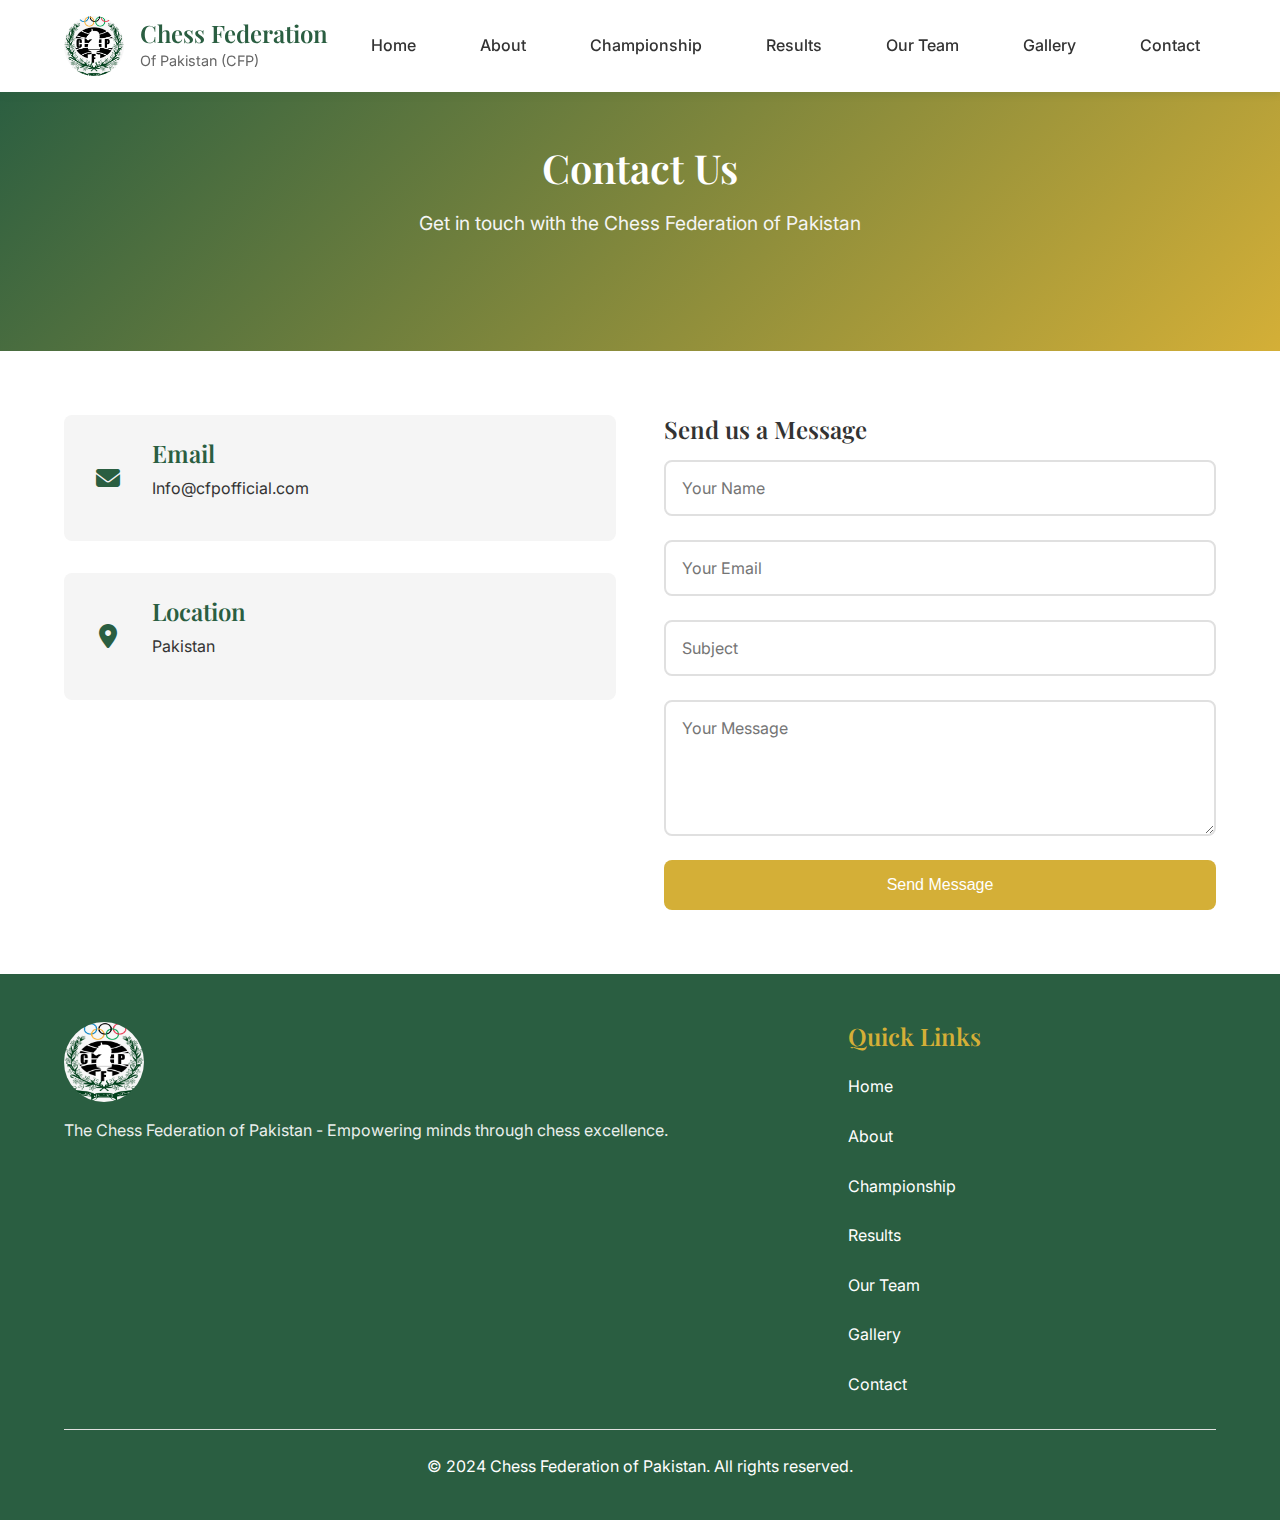
<file: contact.html>
<!DOCTYPE html>
<html lang="en">

<head>
    <meta charset="UTF-8">
    <meta name="viewport" content="width=device-width, initial-scale=1.0">
    <title>Contact Us - Chess Federation of Pakistan (CFP)</title>
    <meta name="description" content="Contact the Chess Federation of Pakistan for inquiries and support">
    <meta name="keywords" content="chess, Pakistan, federation, contact, support">

    <!-- Favicon -->
    <link rel="icon" type="image/x-icon" href="images/favicon.ico">
    <link rel="apple-touch-icon" sizes="180x180" href="images/apple-touch-icon.png">

    <!-- CSS -->
    <link rel="stylesheet" href="css/styles.css">

    <!-- Fonts -->
    <link rel="preconnect" href="https://fonts.googleapis.com">
    <link rel="preconnect" href="https://fonts.gstatic.com" crossorigin>
    <link
        href="https://fonts.googleapis.com/css2?family=Inter:wght@300;400;500;600;700&family=Playfair+Display:wght@400;500;600;700&display=swap"
        rel="stylesheet">

    <!-- Font Awesome for icons -->
    <link rel="stylesheet" href="https://cdnjs.cloudflare.com/ajax/libs/font-awesome/6.4.0/css/all.min.css">
</head>

<body>
    <!-- Header -->
    <header class="header">
        <nav class="navbar">
            <div class="container">
                <div class="nav-brand">
                    <a href="index.html" class="logo">
                        <img src="images/logo-chess.jpg" alt="CFP Logo" class="logo-img">
                        <div class="logo-text">
                            <h1>Chess Federation</h1>
                            <span>Of Pakistan (CFP)</span>
                        </div>
                    </a>
                </div>

                <div class="nav-menu" id="nav-menu">
                    <ul class="nav-list">
                        <li class="nav-item">
                            <a href="index.html" class="nav-link">Home</a>
                        </li>
                        <li class="nav-item">
                            <a href="index.html#about" class="nav-link">About</a>
                        </li>
                        <li class="nav-item">
                            <a href="index.html#championship" class="nav-link">Championship</a>
                        </li>
                        <li class="nav-item">
                            <a href="index.html#results" class="nav-link">Results</a>
                        </li>
                        <li class="nav-item">
                            <a href="team.html" class="nav-link">Our Team</a>
                        </li>
                        <li class="nav-item">
                            <a href="gallery.html" class="nav-link">Gallery</a>
                        </li>
                        <li class="nav-item">
                            <a href="contact.html" class="nav-link active">Contact</a>
                        </li>
                    </ul>
                </div>

                <div class="nav-toggle" id="nav-toggle">
                    <span class="bar"></span>
                    <span class="bar"></span>
                    <span class="bar"></span>
                </div>
            </div>
        </nav>
    </header>

    <!-- Main Content -->
    <main>
        <!-- Contact Hero Section -->
        <section class="contact-hero">
            <div class="container">
                <div class="section-header">
                    <h1 class="section-title">Contact Us</h1>
                    <p class="section-subtitle">Get in touch with the Chess Federation of Pakistan</p>
                </div>
            </div>
        </section>

        <!-- Contact Section -->
        <section class="contact">
            <div class="container">
                <div class="contact-content">
                    <div class="contact-info">
                        <div class="contact-item">
                            <i class="fas fa-envelope"></i>
                            <div>
                                <h3>Email</h3>
                                <p>Info@cfpofficial.com</p>
                            </div>
                        </div>
                        <div class="contact-item">
                            <i class="fas fa-map-marker-alt"></i>
                            <div>
                                <h3>Location</h3>
                                <p>Pakistan</p>
                            </div>
                        </div>
                    </div>
                    <div class="contact-form">
                        <h3>Send us a Message</h3>
                        <form class="form">
                            <div class="form-group">
                                <input type="text" id="name" name="name" placeholder="Your Name" required>
                            </div>
                            <div class="form-group">
                                <input type="email" id="email" name="email" placeholder="Your Email" required>
                            </div>
                            <div class="form-group">
                                <input type="text" id="subject" name="subject" placeholder="Subject" required>
                            </div>
                            <div class="form-group">
                                <textarea id="message" name="message" placeholder="Your Message" rows="5"
                                    required></textarea>
                            </div>
                            <button type="submit" class="btn btn-primary">Send Message</button>
                        </form>
                    </div>
                </div>
            </div>
        </section>
    </main>

    <!-- Footer -->
    <footer class="footer">
        <div class="container">
            <div class="footer-content">
                <div class="footer-brand">
                    <img src="images/logo-chess.jpg" alt="CFP Logo" class="footer-logo">
                    <p>The Chess Federation of Pakistan - Empowering minds through chess excellence.</p>
                </div>
                <div class="footer-links">
                    <h3>Quick Links</h3>
                    <ul>
                        <li><a href="index.html">Home</a></li>
                        <li><a href="index.html#about">About</a></li>
                        <li><a href="index.html#championship">Championship</a></li>
                        <li><a href="index.html#results">Results</a></li>
                        <li><a href="team.html">Our Team</a></li>
                        <li><a href="gallery.html">Gallery</a></li>
                        <li><a href="contact.html">Contact</a></li>
                    </ul>
                </div>

            </div>
            <div class="footer-bottom">
                <p>&copy; 2024 Chess Federation of Pakistan. All rights reserved.</p>
            </div>
        </div>
    </footer>

    <!-- JavaScript -->
    <script src="js/main.js"></script>
</body>

</html>
</file>
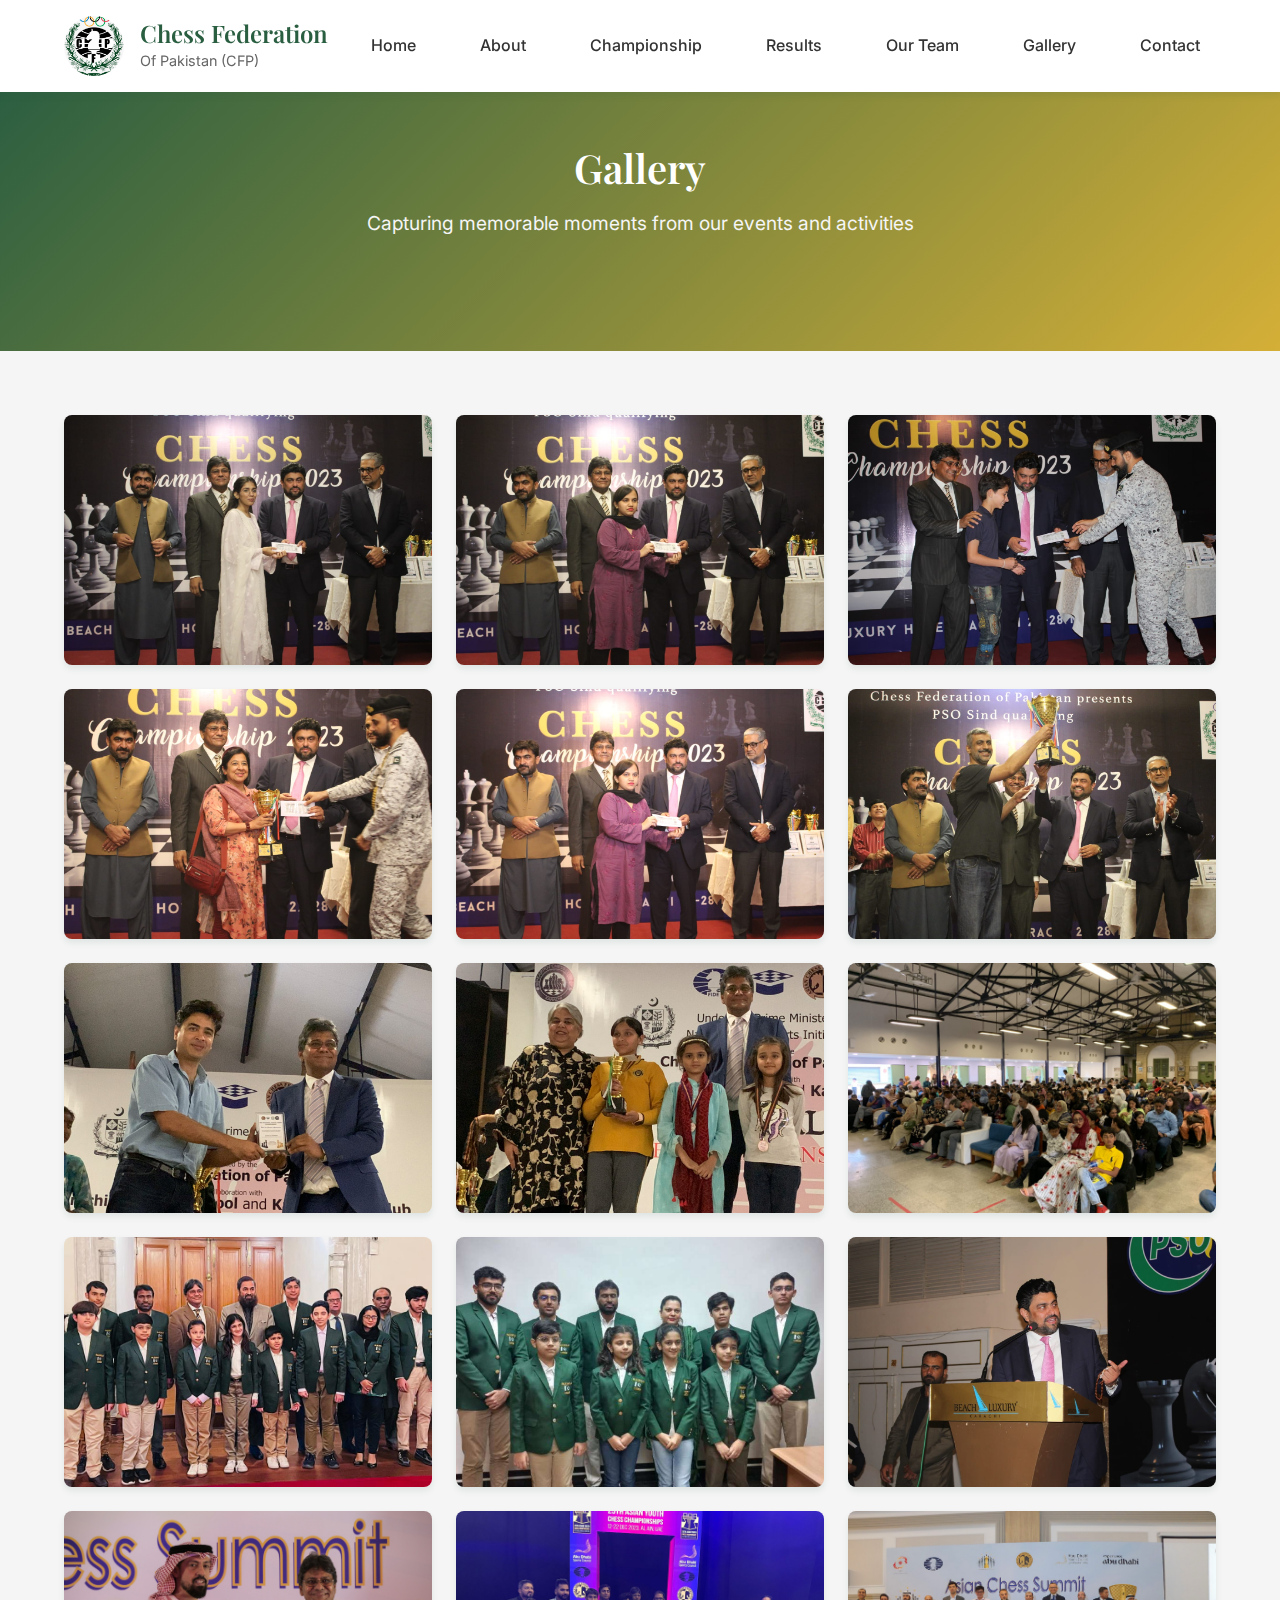
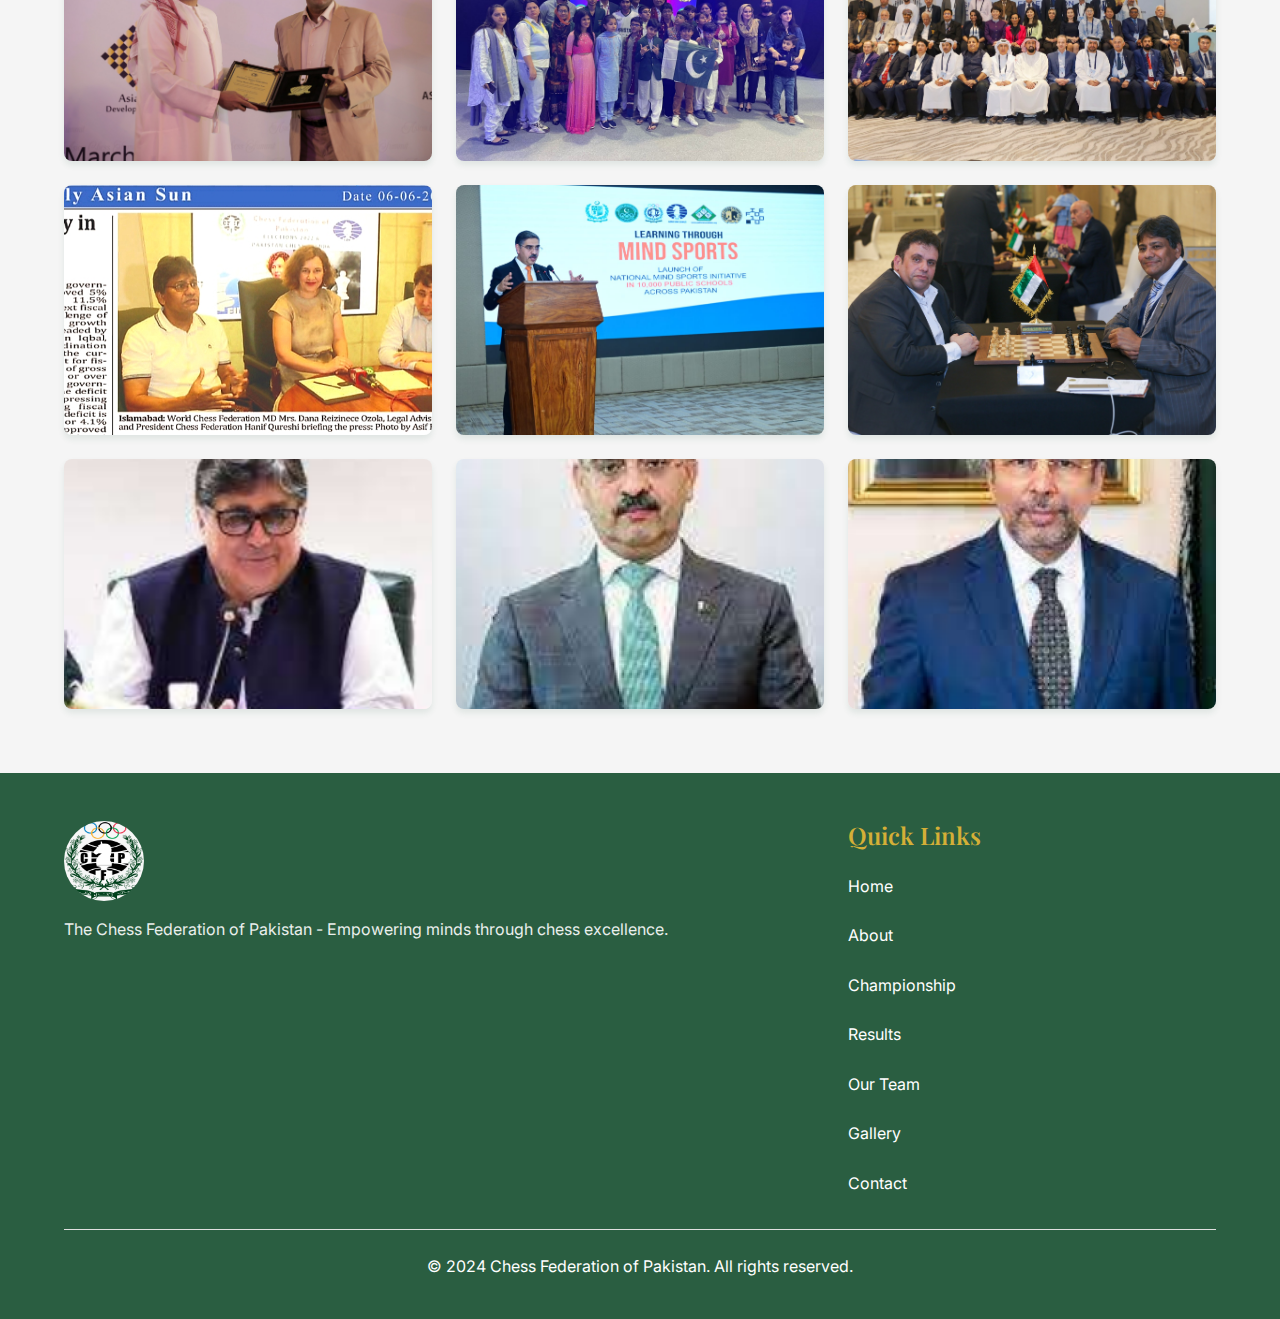
<file: gallery.html>
<!DOCTYPE html>
<html lang="en">

<head>
    <meta charset="UTF-8">
    <meta name="viewport" content="width=device-width, initial-scale=1.0">
    <title>Gallery - Chess Federation of Pakistan (CFP)</title>
    <meta name="description" content="Gallery of events and activities from the Chess Federation of Pakistan">
    <meta name="keywords" content="chess, Pakistan, federation, gallery, events, photos">

    <!-- Favicon -->
    <link rel="icon" type="image/x-icon" href="images/favicon.ico">
    <link rel="apple-touch-icon" sizes="180x180" href="images/apple-touch-icon.png">

    <!-- CSS -->
    <link rel="stylesheet" href="css/styles.css">

    <!-- Fonts -->
    <link rel="preconnect" href="https://fonts.googleapis.com">
    <link rel="preconnect" href="https://fonts.gstatic.com" crossorigin>
    <link
        href="https://fonts.googleapis.com/css2?family=Inter:wght@300;400;500;600;700&family=Playfair+Display:wght@400;500;600;700&display=swap"
        rel="stylesheet">

    <!-- Font Awesome for icons -->
    <link rel="stylesheet" href="https://cdnjs.cloudflare.com/ajax/libs/font-awesome/6.4.0/css/all.min.css">
</head>

<body>
    <!-- Header -->
    <header class="header">
        <nav class="navbar">
            <div class="container">
                <div class="nav-brand">
                    <a href="index.html" class="logo">
                        <img src="images/logo-chess.jpg" alt="CFP Logo" class="logo-img">
                        <div class="logo-text">
                            <h1>Chess Federation</h1>
                            <span>Of Pakistan (CFP)</span>
                        </div>
                    </a>
                </div>

                <div class="nav-menu" id="nav-menu">
                    <ul class="nav-list">
                        <li class="nav-item">
                            <a href="index.html" class="nav-link">Home</a>
                        </li>
                        <li class="nav-item">
                            <a href="index.html#about" class="nav-link">About</a>
                        </li>
                        <li class="nav-item">
                            <a href="index.html#championship" class="nav-link">Championship</a>
                        </li>
                        <li class="nav-item">
                            <a href="index.html#results" class="nav-link">Results</a>
                        </li>
                        <li class="nav-item">
                            <a href="team.html" class="nav-link">Our Team</a>
                        </li>
                        <li class="nav-item">
                            <a href="gallery.html" class="nav-link active">Gallery</a>
                        </li>
                        <li class="nav-item">
                            <a href="contact.html" class="nav-link">Contact</a>
                        </li>
                    </ul>
                </div>

                <div class="nav-toggle" id="nav-toggle">
                    <span class="bar"></span>
                    <span class="bar"></span>
                    <span class="bar"></span>
                </div>
            </div>
        </nav>
    </header>

    <!-- Main Content -->
    <main>
        <!-- Gallery Hero Section -->
        <section class="gallery-hero">
            <div class="container">
                <div class="section-header">
                    <h1 class="section-title">Gallery</h1>
                    <p class="section-subtitle">Capturing memorable moments from our events and activities</p>
                </div>
            </div>
        </section>

        <!-- Gallery Section -->
        <section class="gallery">
            <div class="container">
                <div class="gallery-grid">
                    <div class="gallery-item">
                        <img src="images/gallery-images/IMG-20240127-WA0035.jpg" alt="Chess Event" class="gallery-img">
                    </div>
                    <div class="gallery-item">
                        <img src="images/gallery-images/IMG-20240127-WA0036.jpg" alt="Chess Event" class="gallery-img">
                    </div>
                    <div class="gallery-item">
                        <img src="images/gallery-images/IMG-20240127-WA0037.jpg" alt="Chess Event" class="gallery-img">
                    </div>
                    <div class="gallery-item">
                        <img src="images/gallery-images/IMG-20240127-WA0032.jpg" alt="Chess Event" class="gallery-img">
                    </div>
                    <div class="gallery-item">
                        <img src="images/gallery-images/IMG-20240127-WA0034.jpg" alt="Chess Event" class="gallery-img">
                    </div>
                    <div class="gallery-item">
                        <img src="images/gallery-images/IMG-20240127-WA0028.jpg" alt="Chess Event" class="gallery-img">
                    </div>
                    <div class="gallery-item">
                        <img src="images/one.jpeg" alt="Chess Event" class="gallery-img">
                    </div>
                    <div class="gallery-item">
                        <img src="images/another.jpeg" alt="Chess Event" class="gallery-img">
                    </div>
                    <div class="gallery-item">
                        <img src="images/WhatsApp-Image-2025-02-25-at-1.10.36-PM.jpeg" alt="Chess Event"
                            class="gallery-img">
                    </div>
                    <div class="gallery-item">
                        <img src="images/social-and-behavioural-impact.jpeg" alt="Social and Behavioural Impact"
                            class="gallery-img">
                    </div>
                    <div class="gallery-item">
                        <img src="images/Educational-Benefits.jpeg" alt="Educational Benefits" class="gallery-img">
                    </div>
                    <div class="gallery-item">
                        <img src="images/education-and-impact-measurement.jpeg" alt="Education and Impact Measurement"
                            class="gallery-img">
                    </div>
                    <div class="gallery-item">
                        <img src="images/section-below-evaluation/sheikh-sultan.jpg" alt="Sheikh Sultan"
                            class="gallery-img">
                    </div>
                    <div class="gallery-item">
                        <img src="images/section-below-evaluation/25th-asian.jpeg"
                            alt="25th Asian Youth Chess Championship" class="gallery-img">
                    </div>
                    <div class="gallery-item">
                        <img src="images/section-below-evaluation/Abu-Dhabi-Chess-Summit.jpeg"
                            alt="Abu Dhabi Chess Summit" class="gallery-img">
                    </div>
                    <div class="gallery-item">
                        <img src="images/section-below-evaluation/mrs-dana.jpeg" alt="Mrs. Dana Reizinece Ozola"
                            class="gallery-img">
                    </div>
                    <div class="gallery-item">
                        <img src="images/section-below-evaluation/fromer-pm-spearheads.jpeg"
                            alt="Former PM Spearheads Mind Games" class="gallery-img">
                    </div>
                    <div class="gallery-item">
                        <img src="images/section-below-evaluation/sami-khader.jpg" alt="Sami Khader"
                            class="gallery-img">
                    </div>
                    <div class="gallery-item">
                        <img src="images/patronage/Fawad-hassan.png" alt="H.E Mr. Fawad Hasan Fawad"
                            class="gallery-img">
                    </div>
                    <div class="gallery-item">
                        <img src="images/patronage/Anwar-ul-haq.png" alt="H.E Mr. Anwar Ul Haq Kakar"
                            class="gallery-img">
                    </div>
                    <div class="gallery-item">
                        <img src="images/patronage/Jauhar-saleem.png" alt="H.E Mr. Jauhar Saleem" class="gallery-img">
                    </div>
                </div>
            </div>
        </section>
    </main>

    <!-- Footer -->
    <footer class="footer">
        <div class="container">
            <div class="footer-content">
                <div class="footer-brand">
                    <img src="images/logo-chess.jpg" alt="CFP Logo" class="footer-logo">
                    <p>The Chess Federation of Pakistan - Empowering minds through chess excellence.</p>
                </div>
                <div class="footer-links">
                    <h3>Quick Links</h3>
                    <ul>
                        <li><a href="index.html">Home</a></li>
                        <li><a href="index.html#about">About</a></li>
                        <li><a href="index.html#championship">Championship</a></li>
                        <li><a href="index.html#results">Results</a></li>
                        <li><a href="team.html">Our Team</a></li>
                        <li><a href="gallery.html">Gallery</a></li>
                        <li><a href="contact.html">Contact</a></li>
                    </ul>
                </div>

            </div>
            <div class="footer-bottom">
                <p>&copy; 2024 Chess Federation of Pakistan. All rights reserved.</p>
            </div>
        </div>
    </footer>

    <!-- JavaScript -->
    <script src="js/main.js"></script>
</body>

</html>
</file>
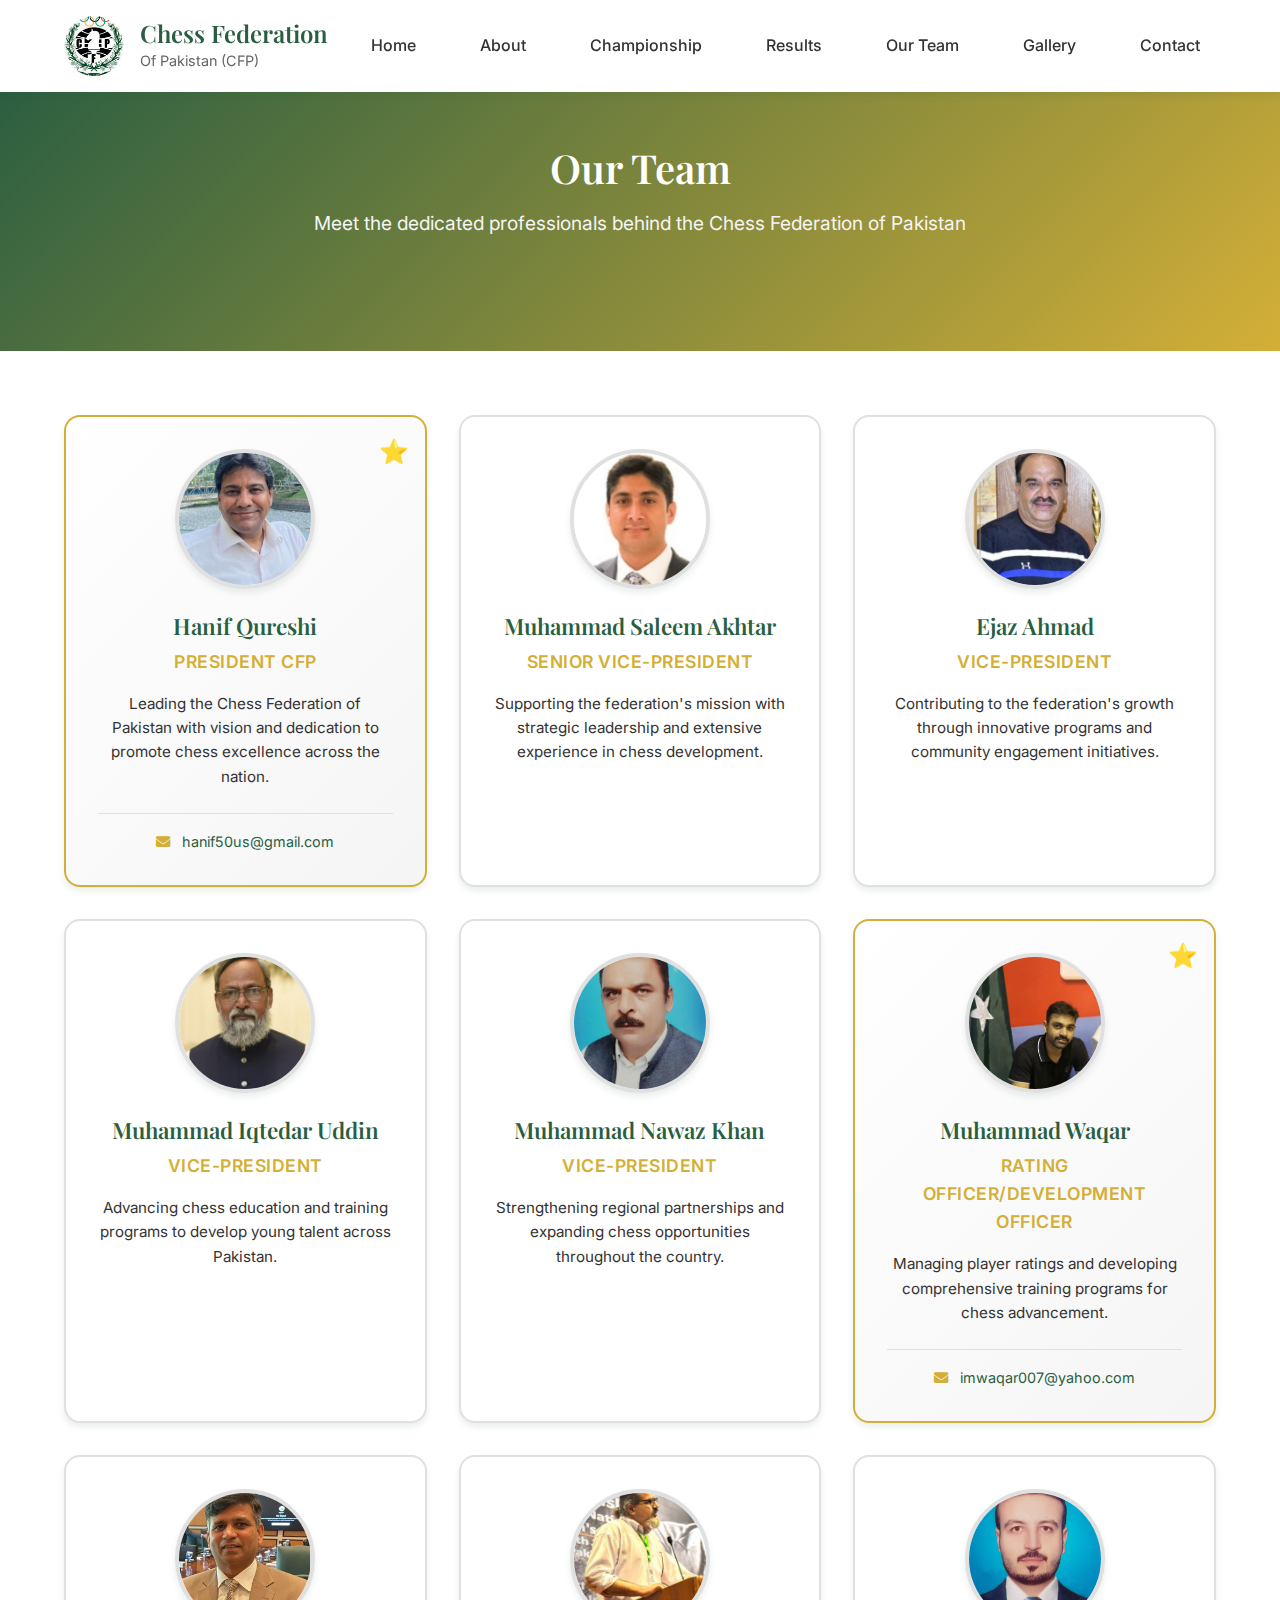
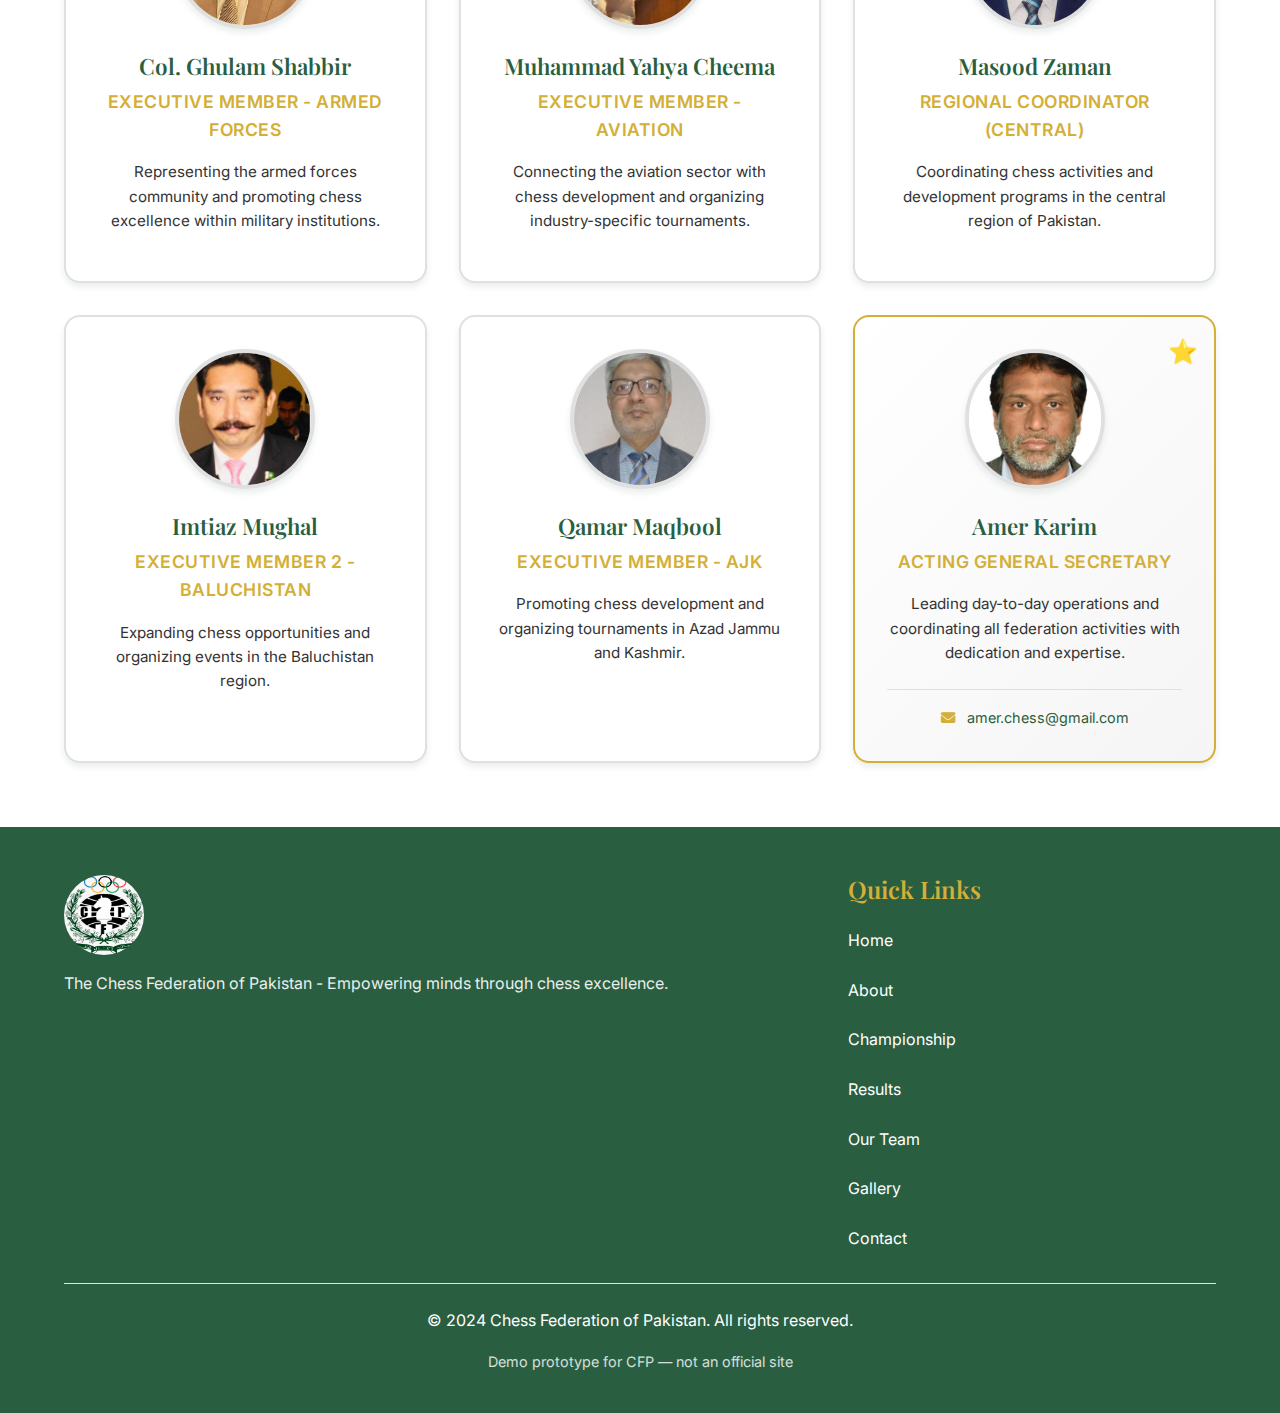
<file: team.html>
<!DOCTYPE html>
<html lang="en">

<head>
    <meta charset="UTF-8">
    <meta name="viewport" content="width=device-width, initial-scale=1.0">
    <title>Our Team - Chess Federation of Pakistan (CFP)</title>
    <meta name="description" content="Meet the dedicated team behind the Chess Federation of Pakistan">
    <meta name="keywords" content="chess, Pakistan, federation, team, leadership, Hanif Qureshi, Amer Karim">

    <!-- Favicon -->
    <link rel="icon" type="image/x-icon" href="images/favicon.ico">
    <link rel="apple-touch-icon" sizes="180x180" href="images/apple-touch-icon.png">

    <!-- CSS -->
    <link rel="stylesheet" href="css/styles.css">

    <!-- Fonts -->
    <link rel="preconnect" href="https://fonts.googleapis.com">
    <link rel="preconnect" href="https://fonts.gstatic.com" crossorigin>
    <link
        href="https://fonts.googleapis.com/css2?family=Inter:wght@300;400;500;600;700&family=Playfair+Display:wght@400;500;600;700&display=swap"
        rel="stylesheet">

    <!-- Font Awesome for icons -->
    <link rel="stylesheet" href="https://cdnjs.cloudflare.com/ajax/libs/font-awesome/6.4.0/css/all.min.css">
</head>

<body>
    <!-- Header -->
    <header class="header">
        <nav class="navbar">
            <div class="container">
                <div class="nav-brand">
                    <a href="index.html" class="logo">
                        <img src="images/logo-chess.jpg" alt="CFP Logo" class="logo-img">
                        <div class="logo-text">
                            <h1>Chess Federation</h1>
                            <span>Of Pakistan (CFP)</span>
                        </div>
                    </a>
                </div>

                <div class="nav-menu" id="nav-menu">
                    <ul class="nav-list">
                        <li class="nav-item">
                            <a href="index.html" class="nav-link">Home</a>
                        </li>
                        <li class="nav-item">
                            <a href="index.html#about" class="nav-link">About</a>
                        </li>
                        <li class="nav-item">
                            <a href="index.html#championship" class="nav-link">Championship</a>
                        </li>
                        <li class="nav-item">
                            <a href="index.html#results" class="nav-link">Results</a>
                        </li>
                        <li class="nav-item">
                            <a href="team.html" class="nav-link active">Our Team</a>
                        </li>
                        <li class="nav-item">
                            <a href="gallery.html" class="nav-link">Gallery</a>
                        </li>
                        <li class="nav-item">
                            <a href="contact.html" class="nav-link">Contact</a>
                        </li>
                    </ul>
                </div>

                <div class="nav-toggle" id="nav-toggle">
                    <span class="bar"></span>
                    <span class="bar"></span>
                    <span class="bar"></span>
                </div>
            </div>
        </nav>
    </header>

    <!-- Main Content -->
    <main>
        <!-- Team Hero Section -->
        <section class="team-hero">
            <div class="container">
                <div class="section-header">
                    <h1 class="section-title">Our Team</h1>
                    <p class="section-subtitle">Meet the dedicated professionals behind the Chess Federation of Pakistan
                    </p>
                </div>
            </div>
        </section>

        <!-- Team Section -->
        <section class="team">
            <div class="container">
                <div class="team-grid">
                    <!-- President -->
                    <div class="team-member featured">
                        <div class="member-photo">
                            <img src="images/team-images/hanif.jpeg" alt="Hanif Qureshi" class="member-img">
                        </div>
                        <div class="member-info">
                            <h3 class="member-name">Hanif Qureshi</h3>
                            <p class="member-role">President CFP</p>
                            <p class="member-description">Leading the Chess Federation of Pakistan with vision and
                                dedication to promote chess excellence across the nation.</p>
                            <div class="member-contact">
                                <p><i class="fas fa-envelope"></i> hanif50us@gmail.com</p>
                            </div>
                        </div>
                    </div>

                    <!-- Senior Vice-President -->
                    <div class="team-member">
                        <div class="member-photo">
                            <img src="images/team-images/Muhammad-Saleem-Akhtar-qj1grbr2eaw7s8r1w8i9eo3kctea58v05bx8iu7ck8.jpeg"
                                alt="Muhammad Saleem Akhtar" class="member-img">
                        </div>
                        <div class="member-info">
                            <h3 class="member-name">Muhammad Saleem Akhtar</h3>
                            <p class="member-role">Senior Vice-President</p>
                            <p class="member-description">Supporting the federation's mission with strategic leadership
                                and extensive experience in chess development.</p>
                        </div>
                    </div>

                    <!-- Vice-President -->
                    <div class="team-member">
                        <div class="member-photo">
                            <img src="images/team-images/ijaaz-ahmed--qjexp870c5g1du6c0id5j88lslmgjfiodx3kpt7788.jpg"
                                alt="Ejaz Ahmad" class="member-img">
                        </div>
                        <div class="member-info">
                            <h3 class="member-name">Ejaz Ahmad</h3>
                            <p class="member-role">Vice-President</p>
                            <p class="member-description">Contributing to the federation's growth through innovative
                                programs and community engagement initiatives.</p>
                        </div>
                    </div>

                    <!-- Vice-President -->
                    <div class="team-member">
                        <div class="member-photo">
                            <img src="images/team-images/Muhammad-Iqtedar-Uddin-qj1grbr2eaw7s8r1w8i9eo3kctea58v05bx8iu7ck8.jpeg"
                                alt="Muhammad Iqtedar Uddin" class="member-img">
                        </div>
                        <div class="member-info">
                            <h3 class="member-name">Muhammad Iqtedar Uddin</h3>
                            <p class="member-role">Vice-President</p>
                            <p class="member-description">Advancing chess education and training programs to develop
                                young talent across Pakistan.</p>
                        </div>
                    </div>

                    <!-- Vice-President -->
                    <div class="team-member">
                        <div class="member-photo">
                            <img src="images/team-images/Muhammad-Nawaz-Khan-qj1grbr2eaw7s8r1w8i9eo3kctea58v05bx8iu7ck8.jpeg"
                                alt="Muhammad Nawaz Khan" class="member-img">
                        </div>
                        <div class="member-info">
                            <h3 class="member-name">Muhammad Nawaz Khan</h3>
                            <p class="member-role">Vice-President</p>
                            <p class="member-description">Strengthening regional partnerships and expanding chess
                                opportunities throughout the country.</p>
                        </div>
                    </div>

                    <!-- Rating Officer/Development Officer -->
                    <div class="team-member featured">
                        <div class="member-photo">
                            <img src="images/team-images/Waqar.jpeg" alt="Muhammad Waqar" class="member-img">
                        </div>
                        <div class="member-info">
                            <h3 class="member-name">Muhammad Waqar</h3>
                            <p class="member-role">Rating Officer/Development Officer</p>
                            <p class="member-description">Managing player ratings and developing comprehensive training
                                programs for chess advancement.</p>
                            <div class="member-contact">
                                <p><i class="fas fa-envelope"></i> imwaqar007@yahoo.com</p>
                            </div>
                        </div>
                    </div>

                    <!-- Executive Member - Armed Forces -->
                    <div class="team-member">
                        <div class="member-photo">
                            <img src="images/team-images/Col.-Ghulam-Shabbir.jpeg" alt="Col. Ghulam Shabbir"
                                class="member-img">
                        </div>
                        <div class="member-info">
                            <h3 class="member-name">Col. Ghulam Shabbir</h3>
                            <p class="member-role">Executive Member - Armed Forces</p>
                            <p class="member-description">Representing the armed forces community and promoting chess
                                excellence within military institutions.</p>
                        </div>
                    </div>

                    <!-- Executive Member - Aviation -->
                    <div class="team-member">
                        <div class="member-photo">
                            <img src="images/team-images/Cheema-r82g50ez9q53dbkop3zmxs5smofgybg8ph47disi8o.jpeg"
                                alt="Muhammad Yahya Cheema" class="member-img">
                        </div>
                        <div class="member-info">
                            <h3 class="member-name">Muhammad Yahya Cheema</h3>
                            <p class="member-role">Executive Member - Aviation</p>
                            <p class="member-description">Connecting the aviation sector with chess development and
                                organizing industry-specific tournaments.</p>
                        </div>
                    </div>

                    <!-- Regional Coordinator (Central) -->
                    <div class="team-member">
                        <div class="member-photo">
                            <img src="images/team-images/Masood-Zaman.jpeg" alt="Masood Zaman" class="member-img">
                        </div>
                        <div class="member-info">
                            <h3 class="member-name">Masood Zaman</h3>
                            <p class="member-role">Regional Coordinator (Central)</p>
                            <p class="member-description">Coordinating chess activities and development programs in the
                                central region of Pakistan.</p>
                        </div>
                    </div>

                    <!-- Executive Member 2 - Baluchistan -->
                    <div class="team-member">
                        <div class="member-photo">
                            <img src="images/team-images/Imtiaz-Mughal-qj1grbr2eaw7s8r1w8i9eo3kctea58v05bx8iu7ck8.png"
                                alt="Imtiaz Mughal" class="member-img">
                        </div>
                        <div class="member-info">
                            <h3 class="member-name">Imtiaz Mughal</h3>
                            <p class="member-role">Executive Member 2 - Baluchistan</p>
                            <p class="member-description">Expanding chess opportunities and organizing events in the
                                Baluchistan region.</p>
                        </div>
                    </div>

                    <!-- Executive Member - AJK -->
                    <div class="team-member">
                        <div class="member-photo">
                            <img src="images/team-images/Qamar-Maqbool-qj1grbr2eaw7s8r1w8i9eo3kctea58v05bx8iu7ck8.jpeg"
                                alt="Qamar Maqbool" class="member-img">
                        </div>
                        <div class="member-info">
                            <h3 class="member-name">Qamar Maqbool</h3>
                            <p class="member-role">Executive Member - AJK</p>
                            <p class="member-description">Promoting chess development and organizing tournaments in Azad
                                Jammu and Kashmir.</p>
                        </div>
                    </div>

                    <!-- Acting General Secretary -->
                    <div class="team-member featured">
                        <div class="member-photo">
                            <img src="images/team-images/Amer-karim.jpeg" alt="Amer Karim" class="member-img">
                        </div>
                        <div class="member-info">
                            <h3 class="member-name">Amer Karim</h3>
                            <p class="member-role">Acting General Secretary</p>
                            <p class="member-description">Leading day-to-day operations and coordinating all federation
                                activities with dedication and expertise.</p>
                            <div class="member-contact">
                                <p><i class="fas fa-envelope"></i> amer.chess@gmail.com</p>
                            </div>
                        </div>
                    </div>
                </div>
            </div>
        </section>
    </main>

    <!-- Footer -->
    <footer class="footer">
        <div class="container">
            <div class="footer-content">
                <div class="footer-brand">
                    <img src="images/logo-chess.jpg" alt="CFP Logo" class="footer-logo">
                    <p>The Chess Federation of Pakistan - Empowering minds through chess excellence.</p>
                </div>
                <div class="footer-links">
                    <h3>Quick Links</h3>
                    <ul>
                        <li><a href="index.html">Home</a></li>
                        <li><a href="index.html#about">About</a></li>
                        <li><a href="index.html#championship">Championship</a></li>
                        <li><a href="index.html#results">Results</a></li>
                        <li><a href="team.html">Our Team</a></li>
                        <li><a href="gallery.html">Gallery</a></li>
                        <li><a href="contact.html">Contact</a></li>
                    </ul>
                </div>

            </div>
            <div class="footer-bottom">
                <p>&copy; 2024 Chess Federation of Pakistan. All rights reserved.</p>
                <p style="font-size: 0.9rem; opacity: 0.8; margin-top: 0.5rem;">Demo prototype for CFP — not an official
                    site</p>
            </div>
        </div>
    </footer>

    <!-- JavaScript -->
    <script src="js/main.js"></script>
</body>

</html>
</file>
<file: css/styles.css>
/* CSS Variables */
:root {
  /* Colors */
  --primary-color: #2a5e41; /* Deep Green - Core color, headers, navbars, branding */
  --secondary-color: #55a374; /* Light Green - Hover states, section dividers, subtle highlights */
  --accent-color: #d4af37; /* Gold/Chess Accent - Buttons, medal highlights, chess theme */
  --text-dark: #333333; /* Dark Gray - Body text for readability */
  --text-light: #666666; /* Medium Gray - Secondary text */
  --white: #ffffff; /* White - Main background, text contrast */
  --light-gray: #f5f5f5; /* Light Gray - Section backgrounds, cards */
  --warm-bg: #f4f1ea; /* Soft Beige/Sand - Warm backgrounds */
  --border-color: #e0e0e0; /* Light border color */
  --shadow: 0 4px 6px rgba(42, 94, 65, 0.1);
  --shadow-hover: 0 8px 15px rgba(42, 94, 65, 0.15);

  /* Typography */
  --font-primary: "Inter", sans-serif;
  --font-heading: "Playfair Display", serif;
  --font-size-base: 16px;
  --line-height-base: 1.6;

  /* Spacing */
  --spacing-xs: 0.5rem;
  --spacing-sm: 1rem;
  --spacing-md: 1.5rem;
  --spacing-lg: 2rem;
  --spacing-xl: 3rem;
  --spacing-xxl: 4rem;

  /* Border Radius */
  --border-radius: 8px;
  --border-radius-lg: 16px;

  /* Transitions */
  --transition: all 0.3s ease;
}

/* Reset and Base Styles */
* {
  margin: 0;
  padding: 0;
  box-sizing: border-box;
}

html {
  scroll-behavior: smooth;
}

body {
  font-family: var(--font-primary);
  font-size: var(--font-size-base);
  line-height: var(--line-height-base);
  color: var(--text-dark);
  background-color: var(--white);
}

/* Typography */
h1,
h2,
h3,
h4,
h5,
h6 {
  font-family: var(--font-heading);
  font-weight: 600;
  line-height: 1.2;
  margin-bottom: var(--spacing-sm);
}

h1 {
  font-size: 2.5rem;
}
h2 {
  font-size: 2rem;
}
h3 {
  font-size: 1.5rem;
}
h4 {
  font-size: 1.25rem;
}

p {
  margin-bottom: var(--spacing-sm);
}

a {
  text-decoration: none;
  color: inherit;
  transition: var(--transition);
}

ul {
  list-style: none;
}

img {
  max-width: 100%;
  height: auto;
  display: block;
}

/* Container */
.container {
  max-width: 1200px;
  margin: 0 auto;
  padding: 0 var(--spacing-md);
}

/* Buttons */
.btn {
  display: inline-block;
  padding: var(--spacing-sm) var(--spacing-lg);
  border-radius: var(--border-radius);
  font-weight: 500;
  text-align: center;
  transition: var(--transition);
  cursor: pointer;
  border: none;
  font-size: 1rem;
  text-decoration: none;
}

.btn-primary {
  background-color: var(--accent-color);
  color: var(--white);
}

.btn-primary:hover {
  background-color: var(--primary-color);
  transform: translateY(-2px);
  box-shadow: var(--shadow-hover);
}

.btn-secondary {
  background-color: transparent;
  color: var(--primary-color);
  border: 2px solid var(--primary-color);
}

.btn-secondary:hover {
  background-color: var(--primary-color);
  color: var(--white);
}

/* Header */
.header {
  position: fixed;
  top: 0;
  left: 0;
  right: 0;
  background-color: var(--white);
  box-shadow: var(--shadow);
  z-index: 1000;
  transition: var(--transition);
}

.navbar {
  padding: var(--spacing-sm) 0;
}

.navbar .container {
  display: flex;
  justify-content: space-between;
  align-items: center;
}

.logo {
  display: flex;
  align-items: center;
  gap: var(--spacing-sm);
}

.logo-img {
  width: 60px;
  height: 60px;
  border-radius: 50%;
  object-fit: cover;
}

.logo-text h1 {
  font-size: 1.5rem;
  margin-bottom: 0;
  color: var(--primary-color);
}

.logo-text span {
  font-size: 0.9rem;
  color: var(--text-light);
  font-weight: 400;
}

/* Navigation */
.nav-menu {
  display: flex;
  align-items: center;
}

.nav-list {
  display: flex;
  gap: var(--spacing-lg);
}

.nav-link {
  color: var(--text-dark);
  font-weight: 500;
  padding: var(--spacing-xs) var(--spacing-sm);
  border-radius: var(--border-radius);
  transition: var(--transition);
}

.nav-link:hover,
.nav-link.active {
  color: var(--primary-color);
  background-color: var(--warm-bg);
}

/* Mobile Navigation Toggle */
.nav-toggle {
  display: none;
  flex-direction: column;
  cursor: pointer;
  gap: 4px;
}

.bar {
  width: 25px;
  height: 3px;
  background-color: var(--text-dark);
  transition: var(--transition);
}

/* Main Content */
main {
  margin-top: 80px; /* Account for fixed header */
}

/* Section Styles */
section {
  padding: var(--spacing-xxl) 0;
}

.section-header {
  text-align: center;
  margin-bottom: var(--spacing-xl);
}

.section-title {
  color: var(--primary-color);
  margin-bottom: var(--spacing-sm);
}

.section-subtitle {
  color: var(--text-light);
  font-size: 1.1rem;
}

/* Hero Section */
.hero {
  background: linear-gradient(
    135deg,
    var(--primary-color) 0%,
    var(--secondary-color) 50%,
    var(--accent-color) 100%
  );
  color: var(--white);
  padding: var(--spacing-xxl) 0;
  min-height: 80vh;
  display: flex;
  align-items: center;
  box-shadow: inset 0 0 100px rgba(0, 0, 0, 0.1);
  position: relative;
}

.hero-content {
  display: grid;
  grid-template-columns: 1fr auto 1fr;
  gap: var(--spacing-xl);
  align-items: center;
}

.hero-title {
  font-size: 3rem;
  margin-bottom: var(--spacing-md);
  color: var(--white);
}

.hero-subtitle {
  font-size: 1.5rem;
  margin-bottom: var(--spacing-md);
  color: var(--accent-color);
}

.hero-description {
  font-size: 1.1rem;
  margin-bottom: var(--spacing-lg);
  opacity: 0.9;
}

.hero-buttons {
  display: flex;
  gap: var(--spacing-md);
  flex-wrap: wrap;
}

.hero-chess-piece {
  text-align: center;
  display: flex;
  justify-content: center;
  align-items: center;
}

.chess-piece-container {
  width: 200px;
  height: 200px;
  display: flex;
  justify-content: center;
  align-items: center;
  background: radial-gradient(
    circle,
    rgba(255, 255, 255, 0.1) 0%,
    rgba(255, 255, 255, 0.05) 100%
  );
  border-radius: 50%;
  backdrop-filter: blur(10px);
  border: 2px solid rgba(255, 255, 255, 0.2);
}

.chess-queen-hero {
  width: 160px;
  height: 160px;
  object-fit: contain;
  filter: drop-shadow(0 4px 8px rgba(0, 0, 0, 0.3));
  animation: float 3s ease-in-out infinite;
}

@keyframes float {
  0%,
  100% {
    transform: translateY(0px);
  }
  50% {
    transform: translateY(-10px);
  }
}

.hero-carousel {
  position: relative;
  width: 100%;
  height: 500px;
  border-radius: var(--border-radius-lg);
  overflow: hidden;
  box-shadow: var(--shadow-hover);
}

.carousel-container {
  position: relative;
  width: 100%;
  height: 100%;
}

.carousel-slide {
  position: absolute;
  top: 0;
  left: 0;
  width: 100%;
  height: 100%;
  opacity: 0;
  transition: opacity 0.5s ease-in-out;
}

.carousel-slide.active {
  opacity: 1;
}

.carousel-img {
  width: 100%;
  height: 100%;
  object-fit: cover;
}

.carousel-caption {
  position: absolute;
  bottom: 0;
  left: 0;
  right: 0;
  background: linear-gradient(transparent, rgba(0, 0, 0, 0.8));
  color: var(--white);
  padding: var(--spacing-lg);
  text-align: center;
}

.carousel-caption h3 {
  margin: 0 0 var(--spacing-xs) 0;
  font-size: 1.2rem;
  color: var(--white);
}

.carousel-caption p {
  margin: 0;
  font-size: 0.9rem;
  opacity: 0.9;
}

.carousel-controls {
  position: absolute;
  top: 50%;
  left: 0;
  right: 0;
  transform: translateY(-50%);
  display: flex;
  justify-content: space-between;
  padding: 0 var(--spacing-md);
  pointer-events: none;
}

.carousel-btn {
  background: rgba(255, 255, 255, 0.9);
  border: none;
  width: 40px;
  height: 40px;
  border-radius: 50%;
  cursor: pointer;
  display: flex;
  align-items: center;
  justify-content: center;
  color: var(--primary-color);
  transition: var(--transition);
  pointer-events: auto;
}

.carousel-btn:hover {
  background: var(--white);
  transform: scale(1.1);
}

.carousel-indicators {
  position: absolute;
  bottom: var(--spacing-md);
  left: 50%;
  transform: translateX(-50%);
  display: flex;
  gap: var(--spacing-xs);
}

.indicator {
  width: 12px;
  height: 12px;
  border-radius: 50%;
  background: rgba(255, 255, 255, 0.5);
  cursor: pointer;
  transition: var(--transition);
}

.indicator.active {
  background: var(--white);
  transform: scale(1.2);
}

/* About Section */
.about {
  background-color: var(--light-gray);
}

/* Championship Section */
.championship {
  background-color: var(--white);
  padding: var(--spacing-xxl) 0;
}

.championship-content {
  max-width: 900px;
  margin: 0 auto;
}

.championship-main {
  display: flex;
  flex-direction: column;
  gap: var(--spacing-xl);
}

/* Championship Intro Section */
.championship-intro-section {
  display: grid;
  grid-template-columns: 1fr 1fr;
  gap: var(--spacing-xl);
  align-items: center;
  margin-bottom: var(--spacing-xl);
}

.championship-intro h3 {
  color: var(--primary-color);
  font-size: 1.5rem;
  margin-bottom: var(--spacing-md);
  border-bottom: 2px solid var(--accent-color);
  padding-bottom: var(--spacing-xs);
}

.championship-intro p {
  font-size: 1.1rem;
  line-height: 1.7;
  color: var(--text-dark);
}

.championship-image {
  text-align: center;
}

.championship-img {
  border-radius: var(--border-radius-lg);
  box-shadow: var(--shadow);
  max-width: 100%;
  height: auto;
}

/* President Speech Section */
.president-speech-section {
  display: grid;
  grid-template-columns: 1fr 1fr;
  gap: var(--spacing-xl);
  align-items: center;
  margin-bottom: var(--spacing-xl);
}

.president-speech h3 {
  color: var(--primary-color);
  font-size: 1.5rem;
  margin-bottom: var(--spacing-md);
  border-bottom: 2px solid var(--accent-color);
  padding-bottom: var(--spacing-xs);
}

.president-speech p {
  font-size: 1.1rem;
  line-height: 1.7;
  color: var(--text-dark);
  margin-bottom: var(--spacing-md);
}

.president-image {
  text-align: center;
}

/* Championship Title Section */
/* Celebrating Young Chess Talent Section */
.celebrating-talent-section {
  margin: var(--spacing-xxl) 0;
  background: linear-gradient(
    135deg,
    var(--warm-bg) 0%,
    var(--light-gray) 100%
  );
  border-radius: var(--border-radius-lg);
  box-shadow: var(--shadow);
  overflow: hidden;
}

.talent-content {
  padding: var(--spacing-xxl);
}

.talent-header {
  text-align: center;
  margin-bottom: var(--spacing-xl);
  padding-bottom: var(--spacing-lg);
  border-bottom: 3px solid var(--accent-color);
}

.talent-header h2 {
  color: var(--primary-color);
  font-size: 2.2rem;
  font-weight: 700;
  text-shadow: 0 2px 4px rgba(42, 94, 65, 0.1);
  margin: 0;
}

.talent-body {
  display: grid;
  grid-template-columns: 2fr 1fr;
  gap: var(--spacing-xl);
  align-items: stretch;
}

.talent-text h3 {
  color: var(--primary-color);
  font-size: 1.6rem;
  margin-bottom: var(--spacing-lg);
  border-bottom: 2px solid var(--accent-color);
  padding-bottom: var(--spacing-sm);
  font-weight: 600;
}

.talent-text p {
  font-size: 1.1rem;
  line-height: 1.8;
  color: var(--text-dark);
  margin-bottom: var(--spacing-lg);
}

.talent-gallery {
  display: flex;
  flex-direction: column;
  gap: var(--spacing-md);
  justify-content: space-between;
  height: 100%;
}

.talent-img {
  width: 100%;
  height: auto;
  border-radius: var(--border-radius-lg);
  box-shadow: var(--shadow);
  transition: var(--transition);
  flex: 1;
  object-fit: cover;
  min-height: 200px;
}

.talent-img:hover {
  transform: scale(1.02);
  box-shadow: var(--shadow-hover);
}

/* Responsive Design for Celebrating Talent Section */
@media (max-width: 768px) {
  .talent-body {
    grid-template-columns: 1fr;
    gap: var(--spacing-lg);
  }

  .talent-header h2 {
    font-size: 1.8rem;
  }

  .talent-content {
    padding: var(--spacing-lg);
  }

  .talent-gallery {
    order: -1;
    height: auto;
  }

  .talent-img {
    min-height: 150px;
  }
}

/* Legacy styles - keeping for compatibility */
.organizing-committee-section {
  display: none;
}

.championship-gallery {
  display: flex;
  flex-direction: column;
  gap: var(--spacing-md);
}

.championship-gallery img {
  border-radius: var(--border-radius-lg);
  box-shadow: var(--shadow);
  transition: var(--transition);
}

.championship-gallery img:hover {
  transform: scale(1.02);
  box-shadow: var(--shadow-hover);
}

/* Committee Lists Styling */
.committee-list,
.guests-list,
.sponsors-list {
  margin: var(--spacing-md) 0;
  padding-left: var(--spacing-lg);
}

.committee-list li,
.guests-list li,
.sponsors-list li {
  margin-bottom: var(--spacing-sm);
  line-height: 1.6;
  color: var(--text-dark);
}

.committee-list li em,
.guests-list li em,
.sponsors-list li em {
  color: var(--primary-color);
  font-weight: 500;
}

/* Results Section */
.results {
  background-color: var(--light-gray);
  padding: var(--spacing-xxl) 0;
}

.results-grid {
  display: grid;
  grid-template-columns: repeat(auto-fit, minmax(300px, 1fr));
  gap: var(--spacing-lg);
  margin-top: var(--spacing-xl);
}

.result-card {
  background-color: var(--white);
  border-radius: var(--border-radius-lg);
  padding: var(--spacing-lg);
  box-shadow: var(--shadow);
  transition: var(--transition);
  border-left: 4px solid var(--accent-color);
}

.result-card:hover {
  transform: translateY(-5px);
  box-shadow: var(--shadow-hover);
}

.result-card h3 {
  color: var(--primary-color);
  font-size: 1.3rem;
  margin-bottom: var(--spacing-md);
  text-align: center;
  border-bottom: 2px solid var(--border-color);
  padding-bottom: var(--spacing-sm);
}

.result-content p {
  margin-bottom: var(--spacing-sm);
  color: var(--text-dark);
  line-height: 1.6;
}

.result-content strong {
  color: var(--primary-color);
}

/* Icon List Section */
.icon-list-section {
  margin-top: var(--spacing-xl);
}

.icon-list {
  list-style: none;
  padding: 0;
  display: flex;
  flex-direction: column;
  gap: var(--spacing-lg);
}

.icon-list-item {
  display: flex;
  align-items: flex-start;
  gap: var(--spacing-md);
  padding: var(--spacing-md);
  background-color: var(--light-gray);
  border-radius: var(--border-radius);
  border-left: 4px solid var(--accent-color);
}

.icon-list-icon {
  flex-shrink: 0;
  width: 40px;
  height: 40px;
  display: flex;
  align-items: center;
  justify-content: center;
}

.icon-list-icon svg {
  width: 24px;
  height: 24px;
  fill: var(--primary-color);
}

.icon-list-text {
  color: var(--text-dark);
  line-height: 1.7;
  font-size: 1rem;
}

/* Impact Section */
.impact {
  background-color: var(--warm-bg);
  padding: var(--spacing-xxl) 0;
}

.impact-image {
  text-align: center;
  margin-bottom: var(--spacing-xl);
  display: flex;
  justify-content: center;
  align-items: center;
}

.impact-image .section-image {
  max-width: 100%;
  height: auto;
  border-radius: var(--border-radius-lg);
  box-shadow: var(--shadow);
}

.impact-grid {
  display: grid;
  grid-template-columns: repeat(auto-fit, minmax(300px, 1fr));
  gap: var(--spacing-lg);
  margin-top: var(--spacing-xl);
}

.impact-card {
  background-color: var(--white);
  padding: var(--spacing-lg);
  border-radius: var(--border-radius-lg);
  text-align: center;
  box-shadow: var(--shadow);
  transition: var(--transition);
  border-top: 4px solid var(--accent-color);
}

.impact-card:hover {
  transform: translateY(-5px);
  box-shadow: var(--shadow-hover);
}

.impact-icon {
  font-size: 3rem;
  color: var(--accent-color);
  margin-bottom: var(--spacing-md);
}

.impact-card h3 {
  color: var(--primary-color);
  margin-bottom: var(--spacing-md);
}

.impact-card p {
  color: var(--text-dark);
  line-height: 1.6;
}

/* Benefits Section */
.benefits {
  background-color: var(--white);
  padding: var(--spacing-xxl) 0;
}

.benefits-image {
  text-align: center;
  margin-bottom: var(--spacing-xl);
  display: flex;
  justify-content: center;
  align-items: center;
}

.benefits-image .section-image {
  max-width: 100%;
  height: auto;
  border-radius: var(--border-radius-lg);
  box-shadow: var(--shadow);
}

.benefits-grid {
  display: grid;
  grid-template-columns: repeat(auto-fit, minmax(300px, 1fr));
  gap: var(--spacing-lg);
  margin-top: var(--spacing-xl);
}

.benefit-card {
  background-color: var(--light-gray);
  padding: var(--spacing-lg);
  border-radius: var(--border-radius-lg);
  text-align: center;
  box-shadow: var(--shadow);
  transition: var(--transition);
  border-left: 4px solid var(--secondary-color);
}

.benefit-card:hover {
  transform: translateY(-5px);
  box-shadow: var(--shadow-hover);
}

.benefit-icon {
  font-size: 3rem;
  color: var(--secondary-color);
  margin-bottom: var(--spacing-md);
}

.benefit-card h3 {
  color: var(--primary-color);
  margin-bottom: var(--spacing-md);
}

.benefit-card p {
  color: var(--text-dark);
  line-height: 1.6;
}

/* Implementation Section */
.implementation {
  background-color: var(--warm-bg);
  padding: var(--spacing-xxl) 0;
}

.implementation-grid {
  display: grid;
  grid-template-columns: repeat(auto-fit, minmax(300px, 1fr));
  gap: var(--spacing-lg);
  margin-top: var(--spacing-xl);
}

.implementation-card {
  background-color: var(--white);
  padding: var(--spacing-lg);
  border-radius: var(--border-radius-lg);
  text-align: center;
  box-shadow: var(--shadow);
  transition: var(--transition);
  border-bottom: 4px solid var(--accent-color);
}

.implementation-card:hover {
  transform: translateY(-5px);
  box-shadow: var(--shadow-hover);
}

.implementation-icon {
  font-size: 3rem;
  color: var(--accent-color);
  margin-bottom: var(--spacing-md);
}

.implementation-card h3 {
  color: var(--primary-color);
  margin-bottom: var(--spacing-md);
}

.implementation-card p {
  color: var(--text-dark);
  line-height: 1.6;
}

/* Evaluation Section */
.evaluation {
  background-color: var(--white);
  padding: var(--spacing-xxl) 0;
}

.evaluation-grid {
  display: grid;
  grid-template-columns: 1fr auto 1fr;
  gap: var(--spacing-lg);
  margin-top: var(--spacing-xl);
  align-items: center;
}

.evaluation-card {
  background-color: var(--light-gray);
  padding: var(--spacing-lg);
  border-radius: var(--border-radius-lg);
  text-align: center;
  box-shadow: var(--shadow);
  transition: var(--transition);
  border-right: 4px solid var(--accent-color);
}

.evaluation-card:hover {
  transform: translateY(-5px);
  box-shadow: var(--shadow-hover);
}

.evaluation-icon {
  font-size: 3rem;
  color: var(--secondary-color);
  margin-bottom: var(--spacing-md);
}

.evaluation-card h3 {
  color: var(--primary-color);
  margin-bottom: var(--spacing-md);
}

.evaluation-card p {
  color: var(--text-dark);
  line-height: 1.6;
}

.evaluation-image {
  text-align: center;
  margin: 0 var(--spacing-md);
}

.evaluation-image .section-image {
  max-width: 400px;
  height: auto;
  border-radius: var(--border-radius-lg);
  box-shadow: var(--shadow);
}

/* Mobile responsive */
@media (max-width: 768px) {
  .evaluation-grid {
    grid-template-columns: 1fr;
    grid-template-rows: auto auto auto;
    gap: var(--spacing-xl);
  }

  .evaluation-grid .evaluation-card:first-child {
    order: 1;
  }

  .evaluation-image {
    order: 2;
    margin: var(--spacing-lg) 0;
  }

  .evaluation-grid .evaluation-card:last-child {
    order: 3;
  }

  .evaluation-image .section-image {
    max-width: 100%;
  }
}

/* ACF Section */
.acf {
  background-color: var(--warm-bg);
  padding: var(--spacing-xxl) 0;
}

.acf-image {
  text-align: center;
  margin-bottom: var(--spacing-xl);
  display: flex;
  justify-content: center;
  align-items: center;
}

.acf-image .section-image {
  max-width: 400px;
  height: auto;
  border-radius: var(--border-radius-lg);
  box-shadow: var(--shadow);
}

.acf-text {
  max-width: 800px;
  margin: 0 auto;
  text-align: center;
}

.acf-text p {
  font-size: 1.1rem;
  line-height: 1.7;
  color: var(--text-dark);
  margin-bottom: var(--spacing-md);
}

.acf-text strong {
  color: var(--primary-color);
}

/* AYCC Section */
.aycc {
  background-color: var(--white);
  padding: var(--spacing-xxl) 0;
}

.aycc-image {
  text-align: center;
  margin-bottom: var(--spacing-xl);
  display: flex;
  justify-content: center;
  align-items: center;
}

.aycc-image .section-image {
  max-width: 400px;
  height: auto;
  border-radius: var(--border-radius-lg);
  box-shadow: var(--shadow);
}

.aycc-text {
  max-width: 800px;
  margin: 0 auto;
  text-align: center;
}

.aycc-text p {
  font-size: 1.1rem;
  line-height: 1.7;
  color: var(--text-dark);
}

.aycc-text strong {
  color: var(--primary-color);
}

/* International Section */
.international {
  background-color: var(--warm-bg);
  padding: var(--spacing-xxl) 0;
}

.international-grid {
  display: grid;
  grid-template-columns: repeat(auto-fit, minmax(350px, 1fr));
  gap: var(--spacing-lg);
  margin-top: var(--spacing-xl);
}

.international-card {
  background-color: var(--white);
  padding: var(--spacing-lg);
  border-radius: var(--border-radius-lg);
  box-shadow: var(--shadow);
  transition: var(--transition);
}

.card-image {
  text-align: center;
  margin-bottom: var(--spacing-md);
}

.card-img {
  max-width: 100%;
  height: auto;
  border-radius: var(--border-radius-md);
  box-shadow: var(--shadow);
}

.international-card:hover {
  transform: translateY(-5px);
  box-shadow: var(--shadow-hover);
}

.international-card h3 {
  color: var(--primary-color);
  margin-bottom: var(--spacing-md);
  border-bottom: 2px solid var(--accent-color);
  padding-bottom: var(--spacing-sm);
}

.international-card p {
  color: var(--text-dark);
  line-height: 1.6;
  margin-bottom: var(--spacing-sm);
}

/* National Section */
.national {
  background-color: var(--white);
  padding: var(--spacing-xxl) 0;
}

.national-image {
  text-align: center;
  margin-bottom: var(--spacing-xl);
  display: flex;
  justify-content: center;
  align-items: center;
}

.national-image .section-image {
  max-width: 400px;
  height: auto;
  border-radius: var(--border-radius-lg);
  box-shadow: var(--shadow);
}

.national-text {
  max-width: 900px;
  margin: 0 auto;
  text-align: center;
}

.national-text p {
  font-size: 1.1rem;
  line-height: 1.7;
  color: var(--text-dark);
}

.national-text strong {
  color: var(--primary-color);
}

/* Patronage Section */
.patronage {
  background-color: var(--warm-bg);
  padding: var(--spacing-xxl) 0;
}

.patronage-grid {
  display: grid;
  grid-template-columns: repeat(auto-fit, minmax(250px, 1fr));
  gap: var(--spacing-lg);
  margin-top: var(--spacing-xl);
}

.patronage-card {
  background-color: var(--white);
  padding: var(--spacing-lg);
  border-radius: var(--border-radius-lg);
  text-align: center;
  box-shadow: var(--shadow);
  transition: var(--transition);
  border: 2px solid var(--border-color);
}

.patronage-image {
  text-align: center;
  margin-bottom: var(--spacing-md);
  display: flex;
  justify-content: center;
  align-items: center;
}

.patronage-img {
  width: 150px;
  height: 150px;
  border-radius: 50%;
  object-fit: cover;
  border: 3px solid var(--accent-color);
  box-shadow: var(--shadow);
}

.patronage-card:hover {
  transform: translateY(-5px);
  box-shadow: var(--shadow-hover);
  border-color: var(--accent-color);
}

.patronage-card h3 {
  color: var(--primary-color);
  margin-bottom: var(--spacing-sm);
}

.patronage-card p {
  color: var(--text-dark);
  font-weight: 500;
}

/* Newsletter Section */
.newsletter {
  background-color: var(--warm-bg);
  padding: var(--spacing-xxl) 0;
}

.newsletter-content {
  max-width: 500px;
  margin: 0 auto;
  text-align: center;
}

.newsletter-form {
  margin-top: var(--spacing-xl);
}

.newsletter-input {
  display: flex;
  gap: var(--spacing-sm);
  max-width: 400px;
  margin: 0 auto;
}

.newsletter-input input {
  flex: 1;
  padding: var(--spacing-sm);
  border: 2px solid var(--border-color);
  border-radius: var(--border-radius);
  font-family: inherit;
  font-size: 1rem;
  transition: var(--transition);
  color: var(--text-dark);
  background-color: var(--white);
}

.newsletter-input input:focus {
  outline: none;
  border-color: var(--primary-color);
  box-shadow: 0 0 0 3px rgba(42, 94, 65, 0.1);
}

/* FIDE 100th Anniversary Popup */
.fide-popup {
  position: fixed;
  top: 0;
  left: 0;
  width: 100%;
  height: 100%;
  background-color: rgba(0, 0, 0, 0.8);
  display: flex;
  align-items: center;
  justify-content: center;
  z-index: 10000;
  opacity: 0;
  visibility: hidden;
  transition: all 0.3s ease;
}

.fide-popup.active {
  opacity: 1;
  visibility: visible;
}

.fide-popup-content {
  background-color: var(--white);
  border-radius: var(--border-radius-lg);
  max-width: 600px;
  width: 90%;
  max-height: 90vh;
  overflow-y: auto;
  box-shadow: var(--shadow-hover);
  position: relative;
  transform: scale(0.7);
  transition: transform 0.3s ease;
}

.fide-popup.active .fide-popup-content {
  transform: scale(1);
}

.fide-popup-header {
  background: linear-gradient(
    135deg,
    var(--primary-color) 0%,
    var(--secondary-color) 100%
  );
  color: var(--white);
  padding: var(--spacing-lg);
  border-radius: var(--border-radius-lg) var(--border-radius-lg) 0 0;
  display: flex;
  justify-content: space-between;
  align-items: center;
}

.fide-popup-header h2 {
  margin: 0;
  font-size: 1.5rem;
  color: var(--white);
}

.fide-popup-close {
  background: none;
  border: none;
  color: var(--white);
  font-size: 2rem;
  cursor: pointer;
  padding: 0;
  width: 30px;
  height: 30px;
  display: flex;
  align-items: center;
  justify-content: center;
  border-radius: 50%;
  transition: var(--transition);
}

.fide-popup-close:hover {
  background-color: rgba(255, 255, 255, 0.2);
}

.fide-popup-body {
  padding: var(--spacing-lg);
  color: var(--text-dark);
}

.fide-popup-body p {
  margin-bottom: var(--spacing-md);
  line-height: 1.6;
}

.fide-popup-body strong {
  color: var(--primary-color);
}

.fide-signature {
  margin-top: var(--spacing-lg);
  padding-top: var(--spacing-md);
  border-top: 2px solid var(--border-color);
  text-align: center;
}

.fide-signature a {
  color: var(--primary-color);
  text-decoration: none;
  font-weight: 500;
}

.fide-signature a:hover {
  text-decoration: underline;
}

.championship-intro h3,
.president-speech h3,
.organizing-committee h3,
.distinguished-guests h3,
.sponsors h3,
.championship-impact h3 {
  color: var(--primary-color);
  font-size: 1.5rem;
  margin-bottom: var(--spacing-md);
  border-bottom: 2px solid var(--accent-color);
  padding-bottom: var(--spacing-xs);
}

.championship-intro p,
.organizing-committee p,
.distinguished-guests p,
.sponsors p,
.championship-impact p {
  font-size: 1.1rem;
  line-height: 1.7;
  margin-bottom: var(--spacing-md);
  color: var(--text-dark);
}

.speech-quote {
  background: var(--light-gray);
  padding: var(--spacing-lg);
  border-radius: var(--border-radius-lg);
  border-left: 4px solid var(--accent-color);
  margin: var(--spacing-md) 0;
}

.speech-quote blockquote {
  font-style: italic;
  font-size: 1.2rem;
  color: var(--text-dark);
  margin-bottom: var(--spacing-md);
  line-height: 1.6;
}

.speech-quote cite {
  color: var(--primary-color);
  font-weight: 600;
  font-style: normal;
}

.committee-list,
.guests-list,
.sponsors-list {
  list-style: none;
  padding: 0;
  margin: var(--spacing-md) 0;
}

.committee-list li,
.guests-list li,
.sponsors-list li {
  padding: var(--spacing-sm) 0;
  border-bottom: 1px solid var(--border-color);
  color: var(--text-dark);
  line-height: 1.6;
}

.committee-list li:last-child,
.guests-list li:last-child,
.sponsors-list li:last-child {
  border-bottom: none;
}

.committee-list strong,
.guests-list strong,
.sponsors-list strong {
  color: var(--primary-color);
}

.about-content {
  display: grid;
  grid-template-columns: 2fr 1fr;
  gap: var(--spacing-xl);
  align-items: center;
}

.about-text p {
  font-size: 1.1rem;
  margin-bottom: var(--spacing-lg);
  line-height: 1.7;
  color: var(--text-dark);
}

.about-stats {
  display: grid;
  gap: var(--spacing-md);
}

.stat-item {
  text-align: center;
  padding: var(--spacing-lg);
  background-color: var(--white);
  border-radius: var(--border-radius-lg);
  box-shadow: var(--shadow);
  border: 2px solid var(--border-color);
  transition: var(--transition);
}

.stat-item:hover {
  transform: translateY(-3px);
  box-shadow: var(--shadow-hover);
  border-color: var(--accent-color);
}

.stat-number {
  font-size: 2.5rem;
  font-weight: 700;
  color: var(--primary-color);
  margin-bottom: var(--spacing-xs);
}

.stat-label {
  color: var(--text-light);
  font-weight: 500;
}

/* Team Section */
.team-grid {
  display: grid;
  grid-template-columns: repeat(auto-fit, minmax(300px, 1fr));
  gap: var(--spacing-lg);
}

.team-member {
  background-color: var(--white);
  border-radius: var(--border-radius-lg);
  padding: var(--spacing-lg);
  text-align: center;
  box-shadow: var(--shadow);
  transition: var(--transition);
  border: 2px solid var(--border-color);
  position: relative;
  overflow: hidden;
}

.team-member:hover {
  transform: translateY(-5px);
  box-shadow: var(--shadow-hover);
  border-color: var(--accent-color);
}

.team-member.featured {
  border-color: var(--accent-color);
  background: linear-gradient(135deg, var(--white) 0%, var(--light-gray) 100%);
}

.team-member.featured::before {
  content: "⭐";
  position: absolute;
  top: var(--spacing-sm);
  right: var(--spacing-sm);
  font-size: 1.5rem;
  color: var(--accent-color);
}

.member-photo {
  margin-bottom: var(--spacing-md);
  position: relative;
  display: flex;
  justify-content: center;
  align-items: center;
}

.member-img {
  width: 140px;
  height: 140px;
  border-radius: 50%;
  object-fit: cover;
  border: 4px solid var(--border-color);
  transition: var(--transition);
  box-shadow: var(--shadow);
}

.team-member:hover .member-img {
  border-color: var(--accent-color);
  transform: scale(1.05);
  box-shadow: var(--shadow-hover);
}

.member-info {
  text-align: center;
}

.member-name {
  color: var(--primary-color);
  margin-bottom: var(--spacing-xs);
  font-size: 1.4rem;
  font-weight: 600;
}

.member-role {
  color: var(--accent-color);
  font-weight: 600;
  margin-bottom: var(--spacing-sm);
  font-size: 1.1rem;
  text-transform: uppercase;
  letter-spacing: 0.5px;
}

.member-description {
  color: var(--text-dark);
  line-height: 1.6;
  margin-bottom: var(--spacing-sm);
  font-size: 0.95rem;
}

.member-email {
  color: var(--text-light);
  font-size: 0.9rem;
}

.member-contact {
  margin-top: var(--spacing-md);
  padding-top: var(--spacing-sm);
  border-top: 1px solid var(--border-color);
}

.member-contact p {
  color: var(--primary-color);
  font-size: 0.9rem;
  margin: 0;
}

.member-contact i {
  margin-right: var(--spacing-xs);
  color: var(--accent-color);
}

/* Gallery Section */
.gallery {
  background-color: var(--light-gray);
}

.gallery-grid {
  display: grid;
  grid-template-columns: repeat(auto-fit, minmax(300px, 1fr));
  gap: var(--spacing-md);
}

.gallery-item {
  border-radius: var(--border-radius);
  overflow: hidden;
  box-shadow: var(--shadow);
  transition: var(--transition);
  position: relative;
}

.gallery-item:hover {
  transform: scale(1.05);
  box-shadow: var(--shadow-hover);
}

.gallery-img {
  width: 100%;
  height: 250px;
  object-fit: cover;
}

.gallery-caption {
  position: absolute;
  bottom: 0;
  left: 0;
  right: 0;
  background: rgba(42, 93, 65, 0.9);
  color: var(--white);
  padding: var(--spacing-sm);
  text-align: center;
  font-size: 0.9rem;
  font-weight: 500;
  transform: translateY(100%);
  transition: var(--transition);
}

.gallery-item:hover .gallery-caption {
  transform: translateY(0);
}

/* Contact Section */
.contact-content {
  display: grid;
  grid-template-columns: 1fr 1fr;
  gap: var(--spacing-xl);
}

.contact-info {
  display: flex;
  flex-direction: column;
  gap: var(--spacing-lg);
}

.contact-item {
  display: flex;
  align-items: center;
  gap: var(--spacing-md);
  padding: var(--spacing-md);
  background-color: var(--light-gray);
  border-radius: var(--border-radius);
}

.contact-item i {
  font-size: 1.5rem;
  color: var(--primary-color);
  width: 40px;
  text-align: center;
}

.contact-item h3 {
  margin-bottom: var(--spacing-xs);
  color: var(--primary-color);
}

/* Contact Form */
.form {
  display: flex;
  flex-direction: column;
  gap: var(--spacing-md);
}

.form-group {
  display: flex;
  flex-direction: column;
}

.form-group input,
.form-group textarea {
  padding: var(--spacing-sm);
  border: 2px solid var(--border-color);
  border-radius: var(--border-radius);
  font-family: inherit;
  font-size: 1rem;
  transition: var(--transition);
}

.form-group input:focus,
.form-group textarea:focus {
  outline: none;
  border-color: var(--primary-color);
  box-shadow: 0 0 0 3px rgba(26, 95, 122, 0.1);
}

.form-group textarea {
  resize: vertical;
  min-height: 120px;
}

/* Hero Sections for Separate Pages */
.gallery-hero,
.contact-hero,
.team-hero {
  background: linear-gradient(
    135deg,
    var(--primary-color) 0%,
    var(--accent-color) 100%
  );
  color: var(--white);
  padding: var(--spacing-xxl) 0;
  text-align: center;
}

.gallery-hero .section-title,
.contact-hero .section-title,
.team-hero .section-title {
  color: var(--white);
  margin-bottom: var(--spacing-sm);
}

.gallery-hero .section-subtitle,
.contact-hero .section-subtitle,
.team-hero .section-subtitle {
  color: var(--light-gray);
  font-size: 1.2rem;
}

/* Footer */
.footer {
  background-color: var(--primary-color);
  color: var(--white);
  padding: var(--spacing-xl) 0 var(--spacing-md);
}

.footer-content {
  display: grid;
  grid-template-columns: 2fr 1fr;
  gap: var(--spacing-xl);
  margin-bottom: var(--spacing-lg);
}

.footer-brand p {
  color: var(--white);
  margin-top: var(--spacing-sm);
  opacity: 0.9;
}

.footer-logo {
  width: 80px;
  height: 80px;
  border-radius: 50%;
  margin-bottom: var(--spacing-sm);
}

.footer-links h3,
.footer-social h3 {
  margin-bottom: var(--spacing-md);
  color: var(--accent-color);
}

.footer-links ul {
  display: flex;
  flex-direction: column;
  gap: var(--spacing-md);
}

.footer-links a {
  color: var(--white);
  transition: var(--transition);
}

.footer-links a:hover {
  color: var(--accent-color);
}

.social-links {
  display: flex;
  gap: var(--spacing-md);
}

.social-links a {
  display: flex;
  align-items: center;
  justify-content: center;
  width: 40px;
  height: 40px;
  background-color: var(--primary-color);
  color: var(--white);
  border-radius: 50%;
  transition: var(--transition);
}

.social-links a:hover {
  background-color: var(--accent-color);
  transform: translateY(-2px);
}

.footer-bottom {
  text-align: center;
  padding-top: var(--spacing-md);
  border-top: 1px solid var(--border-color);
  color: var(--white);
}

/* Responsive Design */
@media (max-width: 1024px) {
  .hero-content {
    grid-template-columns: 1fr;
    gap: var(--spacing-lg);
  }

  .hero-chess-piece {
    order: -1;
    margin-bottom: var(--spacing-lg);
  }

  .hero-title {
    font-size: 2.5rem;
  }

  .about-content {
    grid-template-columns: 1fr;
    gap: var(--spacing-lg);
  }

  .contact-content {
    grid-template-columns: 1fr;
    gap: var(--spacing-lg);
  }
}

@media (max-width: 768px) {
  .championship-content {
    padding: 0 var(--spacing-sm);
  }

  .speech-quote {
    padding: var(--spacing-md);
  }

  .speech-quote blockquote {
    font-size: 1.1rem;
  }

  .championship-intro-section,
  .president-speech-section,
  .organizing-committee-section {
    grid-template-columns: 1fr;
    gap: var(--spacing-lg);
  }

  .results-grid {
    grid-template-columns: 1fr;
  }

  .icon-list-item {
    flex-direction: column;
    text-align: center;
  }

  .icon-list-icon {
    align-self: center;
  }

  .impact-grid,
  .benefits-grid,
  .implementation-grid,
  .evaluation-grid,
  .international-grid,
  .patronage-grid {
    grid-template-columns: 1fr;
  }

  .impact-image,
  .benefits-image,
  .evaluation-image,
  .acf-image,
  .aycc-image,
  .national-image {
    margin-bottom: var(--spacing-lg);
  }

  .section-image {
    max-width: 90%;
  }

  .card-img {
    max-width: 100%;
  }

  .patronage-img {
    width: 120px;
    height: 120px;
  }

  .newsletter-input {
    flex-direction: column;
    align-items: center;
  }

  .newsletter-input input {
    width: 100%;
    max-width: 300px;
  }

  .nav-menu {
    position: fixed;
    top: 80px;
    left: -100%;
    width: 100%;
    height: calc(100vh - 80px);
    background-color: var(--white);
    flex-direction: column;
    justify-content: flex-start;
    align-items: center;
    padding-top: var(--spacing-xl);
    transition: var(--transition);
    box-shadow: var(--shadow);
  }

  .nav-menu.active {
    left: 0;
  }

  .nav-list {
    flex-direction: column;
    gap: var(--spacing-md);
  }

  .nav-toggle {
    display: flex;
  }

  .hero-content {
    grid-template-columns: 1fr;
    text-align: center;
    gap: var(--spacing-lg);
  }

  .hero-title {
    font-size: 2rem;
  }

  .hero-subtitle {
    font-size: 1.25rem;
  }

  .hero-buttons {
    justify-content: center;
  }

  .about-stats {
    grid-template-columns: repeat(auto-fit, minmax(150px, 1fr));
  }

  .team-grid {
    grid-template-columns: 1fr;
  }

  .gallery-grid {
    grid-template-columns: 1fr;
  }

  .footer-content {
    grid-template-columns: 1fr;
    gap: var(--spacing-lg);
    text-align: center;
  }

  .social-links {
    justify-content: center;
  }
}

@media (max-width: 480px) {
  .container {
    padding: 0 var(--spacing-sm);
  }

  .hero-title {
    font-size: 1.75rem;
  }

  .hero-subtitle {
    font-size: 1.1rem;
  }

  .hero-buttons {
    flex-direction: column;
    align-items: center;
  }

  .btn {
    width: 100%;
    max-width: 250px;
  }

  .section-title {
    font-size: 1.75rem;
  }

  .stat-number {
    font-size: 2rem;
  }
}

/* Utility Classes */
.text-center {
  text-align: center;
}
.text-left {
  text-align: left;
}
.text-right {
  text-align: right;
}

.mb-0 {
  margin-bottom: 0;
}
.mb-1 {
  margin-bottom: var(--spacing-xs);
}
.mb-2 {
  margin-bottom: var(--spacing-sm);
}
.mb-3 {
  margin-bottom: var(--spacing-md);
}
.mb-4 {
  margin-bottom: var(--spacing-lg);
}
.mb-5 {
  margin-bottom: var(--spacing-xl);
}

.mt-0 {
  margin-top: 0;
}
.mt-1 {
  margin-top: var(--spacing-xs);
}
.mt-2 {
  margin-top: var(--spacing-sm);
}
.mt-3 {
  margin-top: var(--spacing-md);
}
.mt-4 {
  margin-top: var(--spacing-lg);
}
.mt-5 {
  margin-top: var(--spacing-xl);
}

/* Animations */
@keyframes fadeInUp {
  from {
    opacity: 0;
    transform: translateY(30px);
  }
  to {
    opacity: 1;
    transform: translateY(0);
  }
}

.fade-in-up {
  animation: fadeInUp 0.6s ease-out;
}

/* Smooth scrolling for older browsers */
@media (prefers-reduced-motion: no-preference) {
  html {
    scroll-behavior: smooth;
  }
}
</file>
